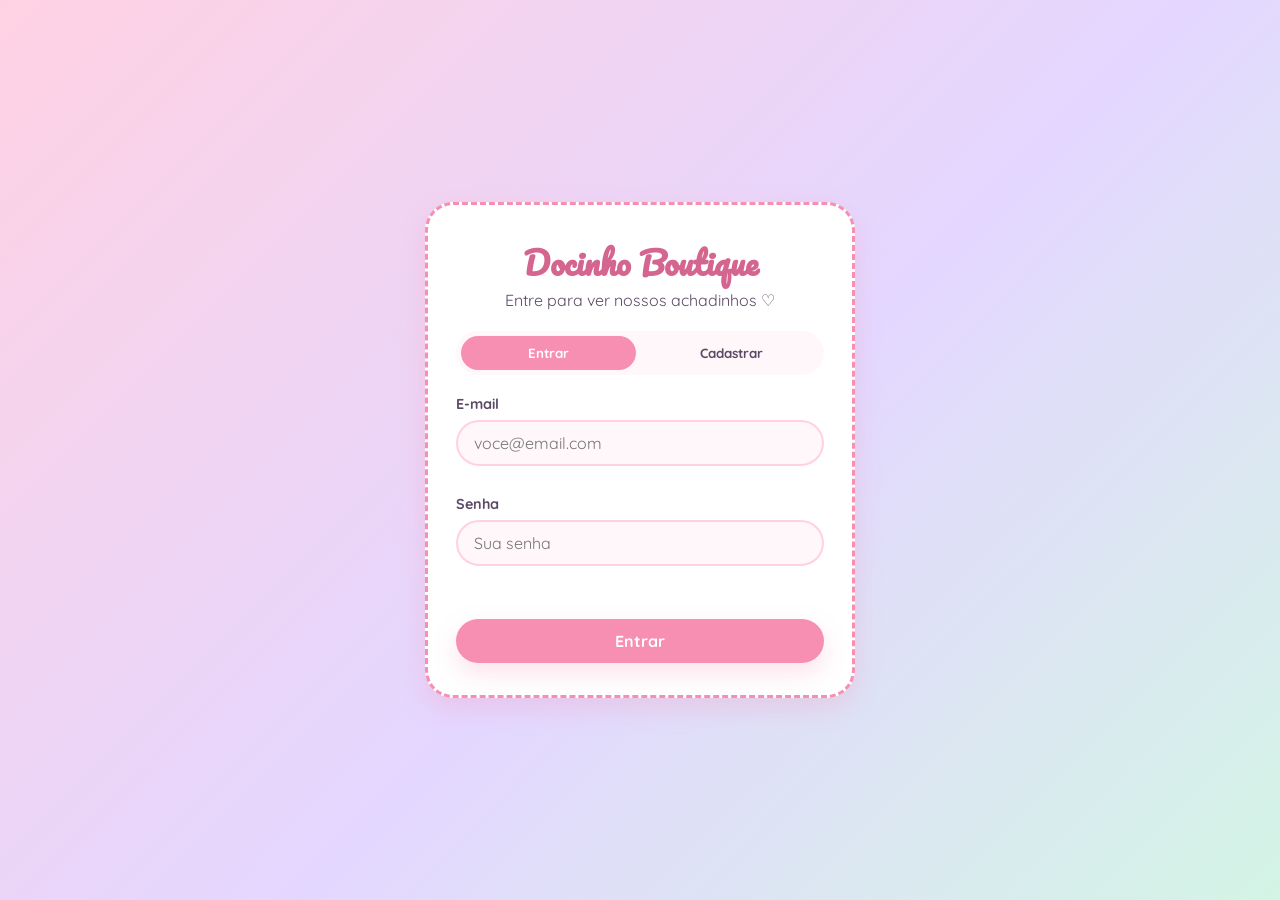
<file: index.html>
<!DOCTYPE html>
<html lang="pt-BR">
<head>
  <meta charset="UTF-8">
  <meta name="viewport" content="width=device-width, initial-scale=1.0">
  <title>Docinho Boutique</title>
  <link rel="preconnect" href="https://fonts.googleapis.com">
  <link href="https://fonts.googleapis.com/css2?family=Pacifico&family=Quicksand:wght@400;600;700&display=swap" rel="stylesheet">
  <link rel="stylesheet" href="style.css">

  <script>
    if (!localStorage.getItem("usuarioLogado")) {
      location.replace("login.html");
    }
  </script>
</head>
<body>

  <header class="topo">
    <div class="container topo-conteudo">
      <a href="#banner" class="logo">Docinho Boutique</a>
      <nav class="menu">
        <a href="#produtos">Achadinhos</a>
        <a href="#depoimentos">Depoimentos</a>
        <a href="#sobre">Sobre</a>
      </nav>
      <div class="topo-usuario">
        <span id="nome-usuario"></span>
        <span class="favoritos-topo" title="Seus favoritos">♥ <strong id="contador-favoritos">0</strong></span>
        <button class="btn btn-pequeno btn-contorno" id="botao-sair">Sair</button>
      </div>
    </div>
  </header>

  <main>

    <section id="banner" class="container secao-banner">
      <div class="carrossel">
        <div class="trilho" id="trilho-banner"></div>
        <button class="seta seta-esq" id="banner-anterior" aria-label="Slide anterior">‹</button>
        <button class="seta seta-dir" id="banner-proximo" aria-label="Próximo slide">›</button>
        <div class="pontos" id="pontos-banner"></div>
      </div>
    </section>

    <section id="produtos" class="container secao">
      <h2 class="titulo-secao">Achadinhos da loja</h2>
      <p class="subtitulo-secao">Produtos que chegam de uma API, com carinho.</p>
      <div class="grade-produtos" id="lista-produtos"></div>
    </section>

    <section id="depoimentos" class="secao secao-colorida">
      <div class="container">
        <h2 class="titulo-secao">Quem ama, conta</h2>
        <p class="subtitulo-secao">O que as clientes falam sobre a gente.</p>
        <div class="carrossel carrossel-depoimentos">
          <div class="trilho" id="trilho-depoimentos"></div>
          <button class="seta seta-esq" id="depo-anterior" aria-label="Depoimento anterior">‹</button>
          <button class="seta seta-dir" id="depo-proximo" aria-label="Próximo depoimento">›</button>
          <div class="pontos" id="pontos-depoimentos"></div>
        </div>
      </div>
    </section>

    <section id="sobre" class="container secao">
      <h2 class="titulo-secao">Por que amar a Docinho</h2>
      <p class="subtitulo-secao">Três motivos para se sentir linda todos os dias.</p>
      <div class="grade-beneficios" id="lista-beneficios"></div>
    </section>

  </main>

  <footer class="rodape">
    <p>Feito com carinho para o projeto do curso Full-Stack ♡</p>
  </footer>

  <script src="home.js"></script>
</body>
</html>
</file>
<file: style.css>
:root {
  --rosa: #ffd1e3;
  --rosa-forte: #f78fb3;
  --rosa-escuro: #d4658f;
  --lilas: #e4d7ff;
  --menta: #d3f5e5;
  --pessego: #ffe6d5;
  --creme: #fff7fa;
  --texto: #5c4a66;
  --sombra: 0 10px 25px rgba(247, 143, 179, 0.25);
  --raio: 22px;
}

* { box-sizing: border-box; margin: 0; padding: 0; }
html { scroll-behavior: smooth; }
body {
  font-family: "Quicksand", sans-serif;
  background: var(--creme);
  color: var(--texto);
  line-height: 1.6;
}
img { max-width: 100%; display: block; }
a { color: inherit; text-decoration: none; }
.container { width: min(1100px, 92%); margin: 0 auto; }

.btn {
  display: inline-block;
  border: none;
  cursor: pointer;
  font-family: inherit;
  font-weight: 700;
  font-size: 1rem;
  padding: 12px 26px;
  border-radius: 999px;
  background: var(--rosa-forte);
  color: #fff;
  box-shadow: var(--sombra);
  transition: transform 0.2s, background 0.2s;
}
.btn:hover { background: var(--rosa-escuro); transform: translateY(-2px); }
.btn-pequeno { padding: 6px 16px; font-size: 0.9rem; box-shadow: none; }
.btn-contorno { background: transparent; color: var(--rosa-escuro); border: 2px solid var(--rosa-forte); }
.btn-contorno:hover { background: var(--rosa); color: var(--rosa-escuro); }
.btn-largo { width: 100%; margin-top: 8px; }

.topo {
  position: sticky;
  top: 0;
  z-index: 10;
  background: rgba(255, 247, 250, 0.92);
  backdrop-filter: blur(6px);
  border-bottom: 2px dashed var(--rosa);
}
.topo-conteudo {
  display: flex;
  align-items: center;
  justify-content: space-between;
  gap: 16px;
  padding: 12px 0;
}
.logo { font-family: "Pacifico", cursive; font-size: 1.5rem; color: var(--rosa-escuro); }
.logo-grande { font-size: 2rem; text-align: center; display: block; }
.menu { display: flex; gap: 22px; font-weight: 600; }
.menu a:hover { color: var(--rosa-escuro); }
.topo-usuario { display: flex; align-items: center; gap: 12px; font-weight: 600; }
.favoritos-topo { color: var(--rosa-escuro); }

.secao { padding: 60px 0; }
.secao-colorida { background: linear-gradient(180deg, var(--lilas), var(--rosa)); }
.titulo-secao { font-family: "Pacifico", cursive; font-weight: 400; text-align: center; font-size: 2rem; color: var(--rosa-escuro); }
.subtitulo-secao { text-align: center; margin-bottom: 30px; }

.carrossel { position: relative; overflow: hidden; border-radius: var(--raio); }
.trilho { display: flex; transition: transform 0.6s ease; }
.slide { min-width: 100%; }

.seta {
  position: absolute;
  top: 50%;
  transform: translateY(-50%);
  width: 42px;
  height: 42px;
  border: none;
  border-radius: 50%;
  background: rgba(255, 255, 255, 0.9);
  color: var(--rosa-escuro);
  font-size: 1.6rem;
  line-height: 1;
  cursor: pointer;
  box-shadow: var(--sombra);
  z-index: 2;
}
.seta:hover { background: var(--rosa); }
.seta-esq { left: 12px; }
.seta-dir { right: 12px; }

.pontos { position: absolute; bottom: 14px; left: 0; right: 0; display: flex; justify-content: center; gap: 8px; z-index: 2; }
.ponto { width: 12px; height: 12px; border-radius: 50%; border: none; background: rgba(255, 255, 255, 0.7); cursor: pointer; }
.ponto.ativo { background: var(--rosa-forte); transform: scale(1.25); }

.secao-banner { padding-top: 24px; }
.slide-banner {
  min-height: 420px;
  display: flex;
  align-items: center;
  padding: 40px 70px;
  background-size: cover;
  background-position: center;
}
.banner-texto { max-width: 440px; }
.banner-texto h1 { font-family: "Pacifico", cursive; font-weight: 400; font-size: 2.4rem; line-height: 1.25; color: var(--rosa-escuro); margin-bottom: 12px; }
.banner-texto p { margin-bottom: 20px; font-weight: 600; }

.grade-produtos { display: grid; grid-template-columns: repeat(auto-fill, minmax(220px, 1fr)); gap: 22px; }
.card-produto {
  position: relative;
  background: #fff;
  border-radius: var(--raio);
  padding: 16px;
  box-shadow: var(--sombra);
  border: 2px solid var(--rosa);
  display: flex;
  flex-direction: column;
  gap: 8px;
  transition: transform 0.2s;
}
.card-produto:hover { transform: translateY(-4px); }
.card-produto img { height: 180px; width: 100%; object-fit: contain; background: #fff; border-radius: 14px; }
.card-produto h3 {
  font-size: 0.95rem;
  display: -webkit-box;
  -webkit-line-clamp: 2;
  -webkit-box-orient: vertical;
  overflow: hidden;
}
.preco { font-weight: 700; color: var(--rosa-escuro); font-size: 1.1rem; }
.categoria { font-size: 0.8rem; background: var(--menta); border-radius: 999px; padding: 2px 12px; align-self: flex-start; }
.botao-favorito {
  position: absolute;
  top: 12px;
  right: 12px;
  width: 36px;
  height: 36px;
  border: none;
  border-radius: 50%;
  background: var(--rosa);
  color: var(--rosa-escuro);
  font-size: 1.2rem;
  cursor: pointer;
}
.botao-favorito.ativo { background: var(--rosa-forte); color: #fff; }

.aviso { grid-column: 1 / -1; text-align: center; padding: 30px; background: var(--pessego); border-radius: var(--raio); }
.aviso .btn { margin-top: 12px; }

.carrossel-depoimentos { background: transparent; overflow: hidden; padding-bottom: 40px; }
.slide-depoimento { padding: 10px 64px; display: flex; justify-content: center; }
.card-depoimento {
  background: #fff;
  border-radius: var(--raio);
  padding: 30px;
  max-width: 620px;
  width: 100%;
  text-align: center;
  box-shadow: var(--sombra);
  border: 2px dashed var(--rosa-forte);
}
.avatar {
  position: relative;
  width: 84px;
  height: 84px;
  margin: 0 auto 14px;
  border-radius: 50%;
  background: var(--pessego);
  color: var(--rosa-escuro);
  font-family: "Pacifico", cursive;
  font-size: 2rem;
  display: flex;
  align-items: center;
  justify-content: center;
  overflow: hidden;
  border: 3px solid var(--rosa-forte);
}
.avatar img { position: absolute; inset: 0; width: 100%; height: 100%; object-fit: cover; }
.estrelas { color: var(--rosa-forte); letter-spacing: 3px; margin-bottom: 8px; }
.card-depoimento p { font-style: italic; margin-bottom: 12px; }
.card-depoimento strong { color: var(--rosa-escuro); }
.card-depoimento small { display: block; }

.grade-beneficios { display: grid; grid-template-columns: repeat(auto-fit, minmax(240px, 1fr)); gap: 22px; }
.card-beneficio { border-radius: var(--raio); padding: 28px; text-align: center; box-shadow: var(--sombra); }
.card-beneficio .icone { font-size: 2.4rem; }
.card-beneficio h3 { margin: 8px 0; color: var(--rosa-escuro); }
.card-beneficio:nth-child(1) { background: var(--rosa); }
.card-beneficio:nth-child(2) { background: var(--menta); }
.card-beneficio:nth-child(3) { background: var(--lilas); }

.rodape { text-align: center; padding: 26px; background: var(--rosa); color: var(--rosa-escuro); font-weight: 600; }

.pagina-login {
  min-height: 100vh;
  display: flex;
  align-items: center;
  justify-content: center;
  padding: 24px 0;
  background: linear-gradient(135deg, var(--rosa), var(--lilas) 55%, var(--menta));
}
.caixa-login {
  width: min(430px, 92%);
  background: #fff;
  border-radius: 28px;
  padding: 32px 28px;
  box-shadow: var(--sombra);
  border: 3px dashed var(--rosa-forte);
}
.frase-login { text-align: center; margin-bottom: 18px; }
.abas { display: flex; gap: 8px; background: var(--creme); border-radius: 999px; padding: 5px; margin-bottom: 18px; }
.aba { flex: 1; border: none; border-radius: 999px; padding: 9px; background: transparent; font-family: inherit; font-weight: 700; color: var(--texto); cursor: pointer; }
.aba.ativa { background: var(--rosa-forte); color: #fff; }

.formulario[hidden], .mensagem-sucesso[hidden] { display: none; }
.campo { margin-bottom: 12px; }
.campo label { display: block; font-weight: 700; font-size: 0.9rem; margin-bottom: 4px; }
.campo input {
  width: 100%;
  padding: 11px 16px;
  border: 2px solid var(--rosa);
  border-radius: 999px;
  font-family: inherit;
  font-size: 1rem;
  color: var(--texto);
  background: var(--creme);
}
.campo input:focus { outline: none; border-color: var(--rosa-forte); }
.campo input.invalido { border-color: #e0567a; }
.campo input[readonly] { background: var(--pessego); }
.erro { display: block; color: #d23c67; font-weight: 600; min-height: 1.1em; padding-left: 12px; }
.erro-geral { text-align: center; margin-bottom: 4px; }
.mensagem-sucesso { background: var(--menta); border-radius: 14px; padding: 10px 14px; margin-bottom: 14px; text-align: center; font-weight: 600; }

@media (max-width: 700px) {
  .menu { display: none; }
  .slide-banner { min-height: 340px; padding: 30px 30px 50px; }
  .banner-texto h1 { font-size: 1.7rem; }
  .slide-depoimento { padding: 10px 14px 10px; }
  .seta { width: 34px; height: 34px; }
  #nome-usuario { display: none; }
}
</file>
